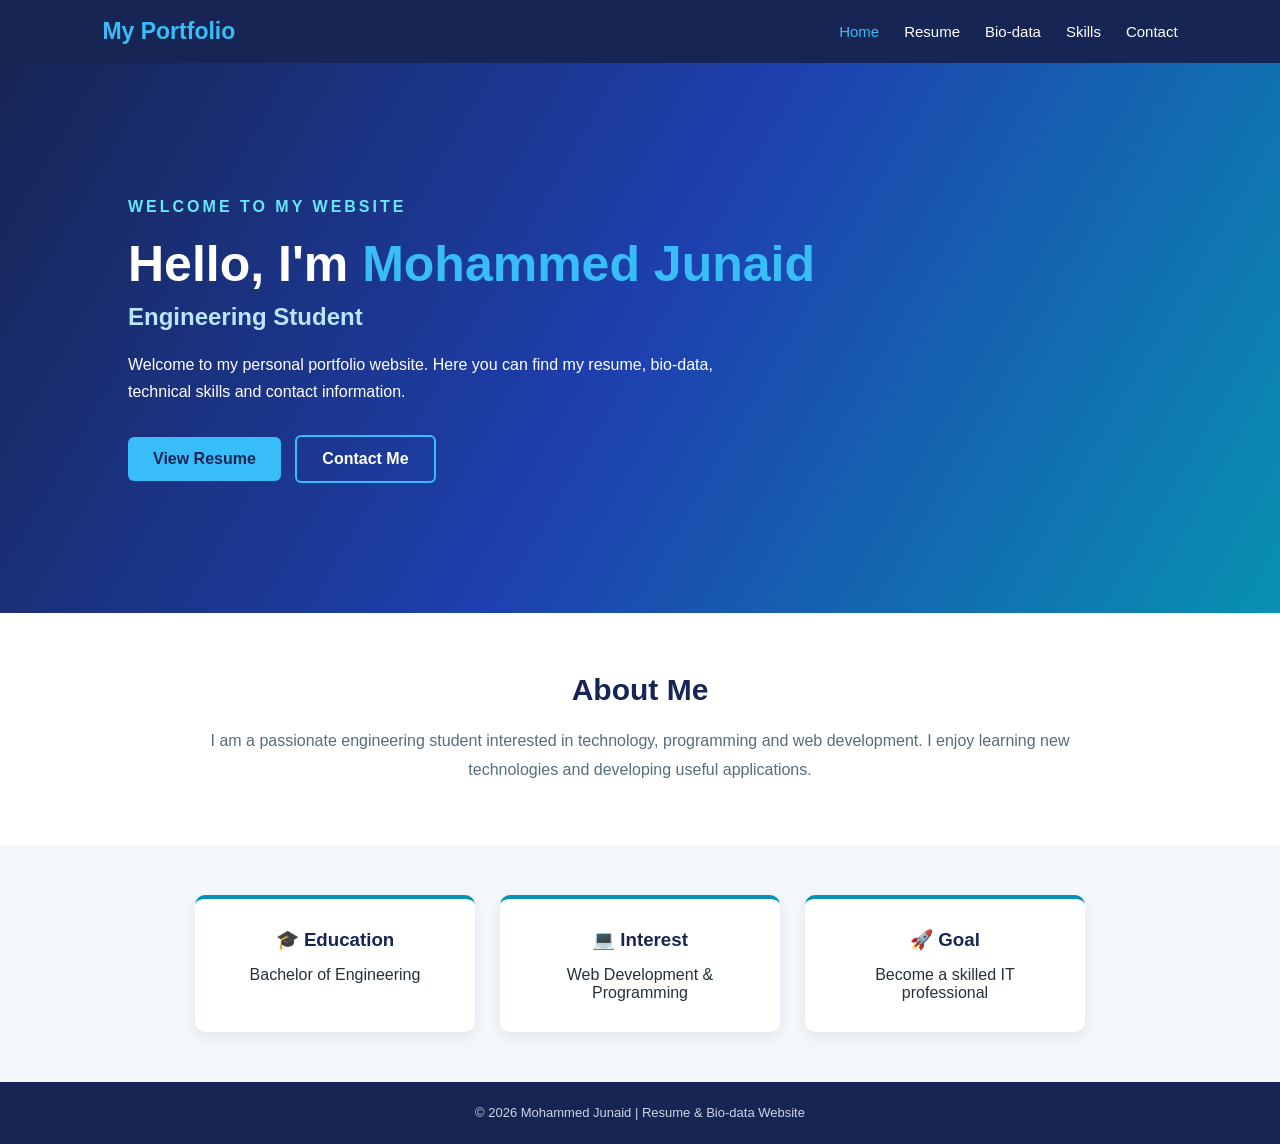
<file: index.html>
<!DOCTYPE html>
<html lang="en">

<head>
    <meta charset="UTF-8">
    <meta name="viewport" content="width=device-width, initial-scale=1.0">

    <title>My Portfolio | Home</title>

    <link rel="stylesheet" href="styles.css">
</head>

<body>

    <!-- Navigation -->
    <nav class="navbar">

        <div class="logo">My Portfolio</div>

        <ul>
            <li><a href="index.html" class="active">Home</a></li>
            <li><a href="resume.html">Resume</a></li>
            <li><a href="biodata.html">Bio-data</a></li>
            <li><a href="skills.html">Skills</a></li>
            <li><a href="contact.html">Contact</a></li>
        </ul>

    </nav>


    <!-- Home Section -->
    <section class="hero">

        <div class="hero-content">

            <p class="welcome">WELCOME TO MY WEBSITE</p>

            <h1>Hello, I'm <span>Mohammed Junaid</span></h1>

            <h2>Engineering Student</h2>

            <p>
                Welcome to my personal portfolio website.
                Here you can find my resume, bio-data, technical
                skills and contact information.
            </p>

            <div class="hero-buttons">

                <a href="resume.html" class="btn">
                    View Resume
                </a>

                <a href="contact.html" class="btn secondary">
                    Contact Me
                </a>

            </div>

        </div>

    </section>


    <!-- About Section -->

    <section class="about">

        <h2>About Me</h2>

        <p>
            I am a passionate engineering student interested in
            technology, programming and web development. I enjoy
            learning new technologies and developing useful
            applications.
        </p>

    </section>


    <!-- Quick Information -->

    <section class="cards">

        <div class="card">
            <h3>🎓 Education</h3>
            <p>Bachelor of Engineering</p>
        </div>

        <div class="card">
            <h3>💻 Interest</h3>
            <p>Web Development & Programming</p>
        </div>

        <div class="card">
            <h3>🚀 Goal</h3>
            <p>Become a skilled IT professional</p>
        </div>

    </section>


    <footer>
        <p>© 2026 Mohammed Junaid | Resume & Bio-data Website</p>
    </footer>


    <script src="script.js"></script>

</body>
</html>
</file>
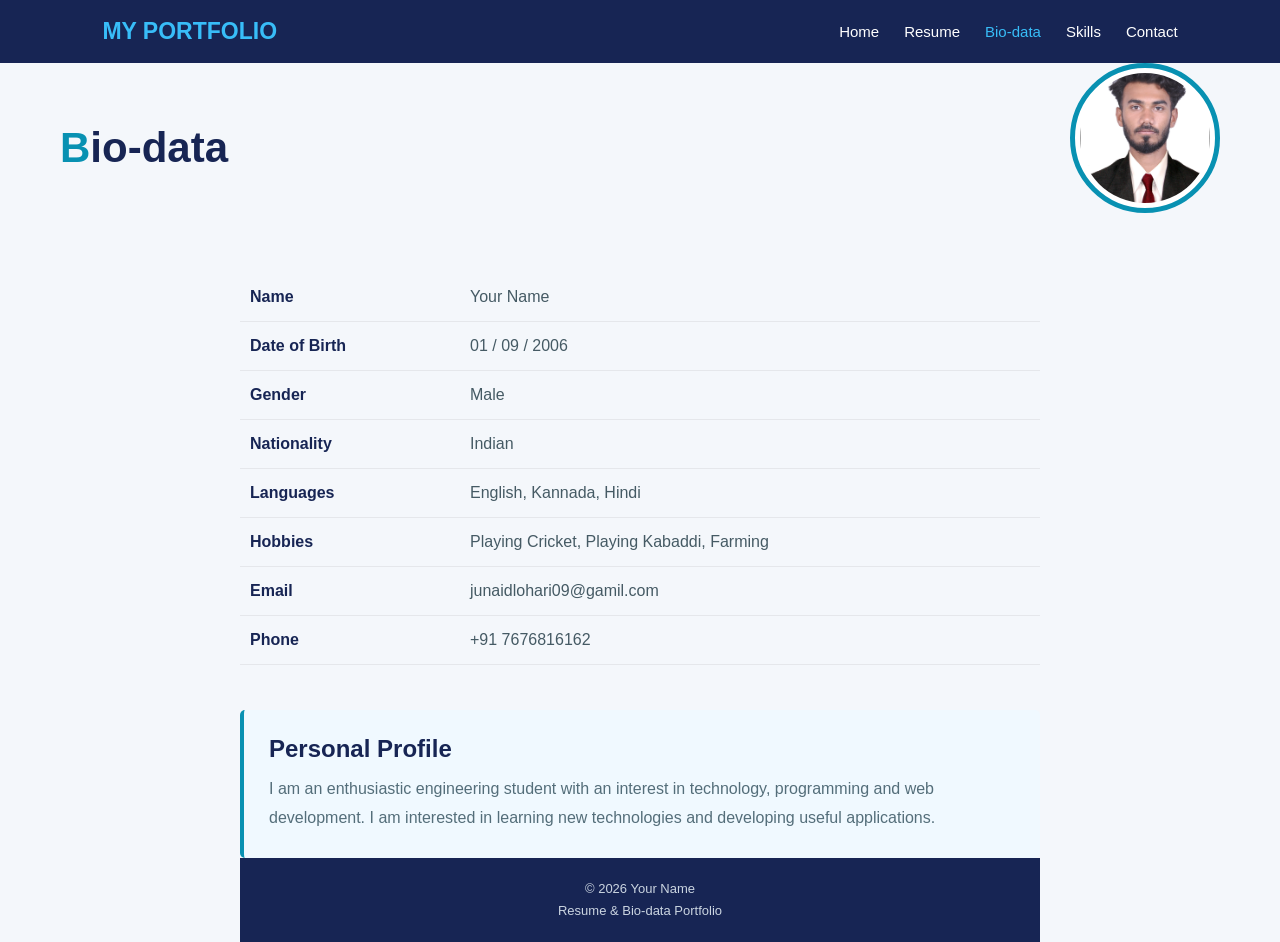
<file: biodata.html>
<!DOCTYPE html>
<html lang="en">

<head>
    <meta charset="UTF-8">
    <meta name="viewport" content="width=device-width, initial-scale=1.0">

    <title>Bio-data | My Portfolio</title>

    <link rel="stylesheet" href="styles.css">
</head>

<body>

    <!-- NAVIGATION -->

    <nav class="navbar">

        <div class="logo">
            MY PORTFOLIO
        </div>

        <ul>
            <li><a href="index.html">Home</a></li>
            <li><a href="resume.html">Resume</a></li>
            <li><a href="biodata.html" class="active">Bio-data</a></li>
            <li><a href="skills.html">Skills</a></li>
            <li><a href="contact.html">Contact</a></li>
        </ul>

    </nav>


    <!-- BIO-DATA -->

   <div class="biodata-top">

    <div class="biodata-title">
        <h1>Bio-data</h1>
    </div>

    <div class="profile-image">
        <img src="profile.jpeg" alt="Profile Photo">
    </div>

</div>


<section class="personal-details">

    <div class="detail-row">
        <div class="detail-label">Name</div>
        <div class="detail-value">Your Name</div>
    </div>

    <div class="detail-row">
        <div class="detail-label">Date of Birth</div>
        <div class="detail-value">01 / 09 / 2006</div>
    </div>

    <div class="detail-row">
        <div class="detail-label">Gender</div>
        <div class="detail-value">Male</div>
    </div>

    <div class="detail-row">
        <div class="detail-label">Nationality</div>
        <div class="detail-value">Indian</div>
    </div>

    <div class="detail-row">
        <div class="detail-label">Languages</div>
        <div class="detail-value">
            English, Kannada, Hindi
        </div>
    </div>

    <div class="detail-row">
        <div class="detail-label">Hobbies</div>
        <div class="detail-value">
            Playing Cricket, Playing Kabaddi, Farming
        </div>
    </div>

    <div class="detail-row">
        <div class="detail-label">Email</div>
        <div class="detail-value">
            junaidlohari09@gamil.com
        </div>
    </div>

    <div class="detail-row">
        <div class="detail-label">Phone</div>
        <div class="detail-value">
            +91 7676816162
        </div>
    </div>




        <!-- PROFILE -->

        <section class="profile-section">

            <h2>Personal Profile</h2>

            <p>
                I am an enthusiastic engineering student with an
                interest in technology, programming and web
                development. I am interested in learning new
                technologies and developing useful applications.
            </p>

        </section>


    </main>


    <!-- FOOTER -->

    <footer>

        <p>
            © 2026 Your Name
        </p>

        <p>
            Resume & Bio-data Portfolio
        </p>

    </footer>


    <script src="script.js"></script>

</body>

</html>
</file>
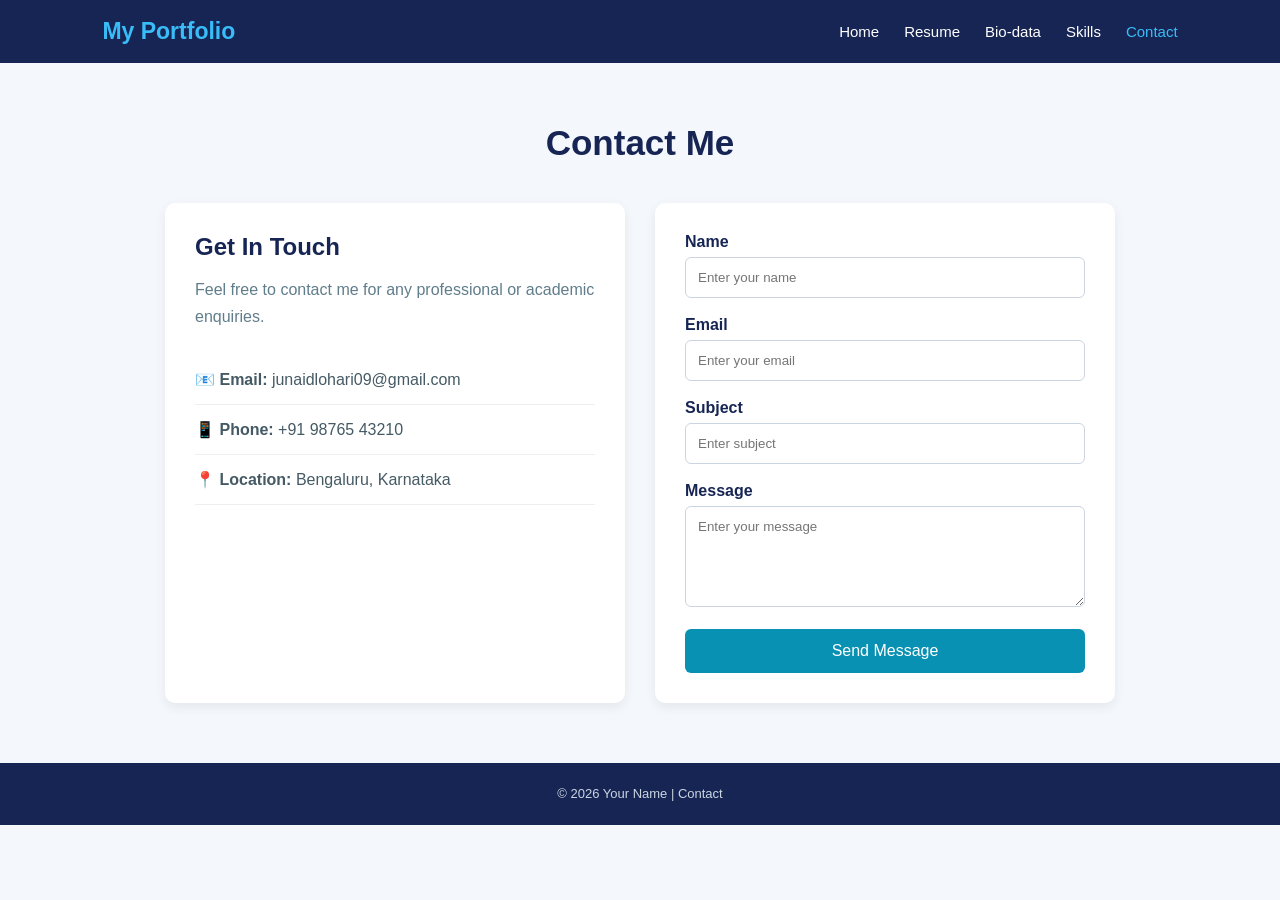
<file: contact.html>
<!DOCTYPE html>
<html lang="en">

<head>

    <meta charset="UTF-8">

    <meta name="viewport"
          content="width=device-width, initial-scale=1.0">

    <title>Contact Me</title>

    <link rel="stylesheet" href="styles.css">

</head>

<body>

    <nav class="navbar">

        <div class="logo">My Portfolio</div>

        <ul>

            <li>
                <a href="index.html">Home</a>
            </li>

            <li>
                <a href="resume.html">Resume</a>
            </li>

            <li>
                <a href="biodata.html">Bio-data</a>
            </li>

            <li>
                <a href="skills.html">Skills</a>
            </li>

            <li>
                <a href="contact.html" class="active">
                    Contact
                </a>
            </li>

        </ul>

    </nav>


    <main class="page">

        <h1>Contact Me</h1>


        <section class="contact-container">


            <!-- Contact Information -->

            <div class="contact-info">

                <h2>Get In Touch</h2>

                <p>
                    Feel free to contact me for any
                    professional or academic enquiries.
                </p>

                <div class="contact-item">
                    📧
                    <strong>Email:</strong>
                   junaidlohari09@gmail.com
                </div>

                <div class="contact-item">
                    📱
                    <strong>Phone:</strong>
                    +91 98765 43210
                </div>

                <div class="contact-item">
                    📍
                    <strong>Location:</strong>
                    Bengaluru, Karnataka
                </div>

            </div>


            <!-- Contact Form -->

            <form id="contactForm">

                <label>Name</label>

                <input
                    type="text"
                    id="name"
                    placeholder="Enter your name"
                    required
                >


                <label>Email</label>

                <input
                    type="email"
                    id="email"
                    placeholder="Enter your email"
                    required
                >


                <label>Subject</label>

                <input
                    type="text"
                    id="subject"
                    placeholder="Enter subject"
                    required
                >


                <label>Message</label>

                <textarea
                    id="message"
                    rows="5"
                    placeholder="Enter your message"
                    required
                ></textarea>


                <button type="submit">
                    Send Message
                </button>

            </form>

        </section>

    </main>


    <footer>
        <p>© 2026 Your Name | Contact</p>
    </footer>


    <script src="script.js"></script>

</body>
</html>
</file>
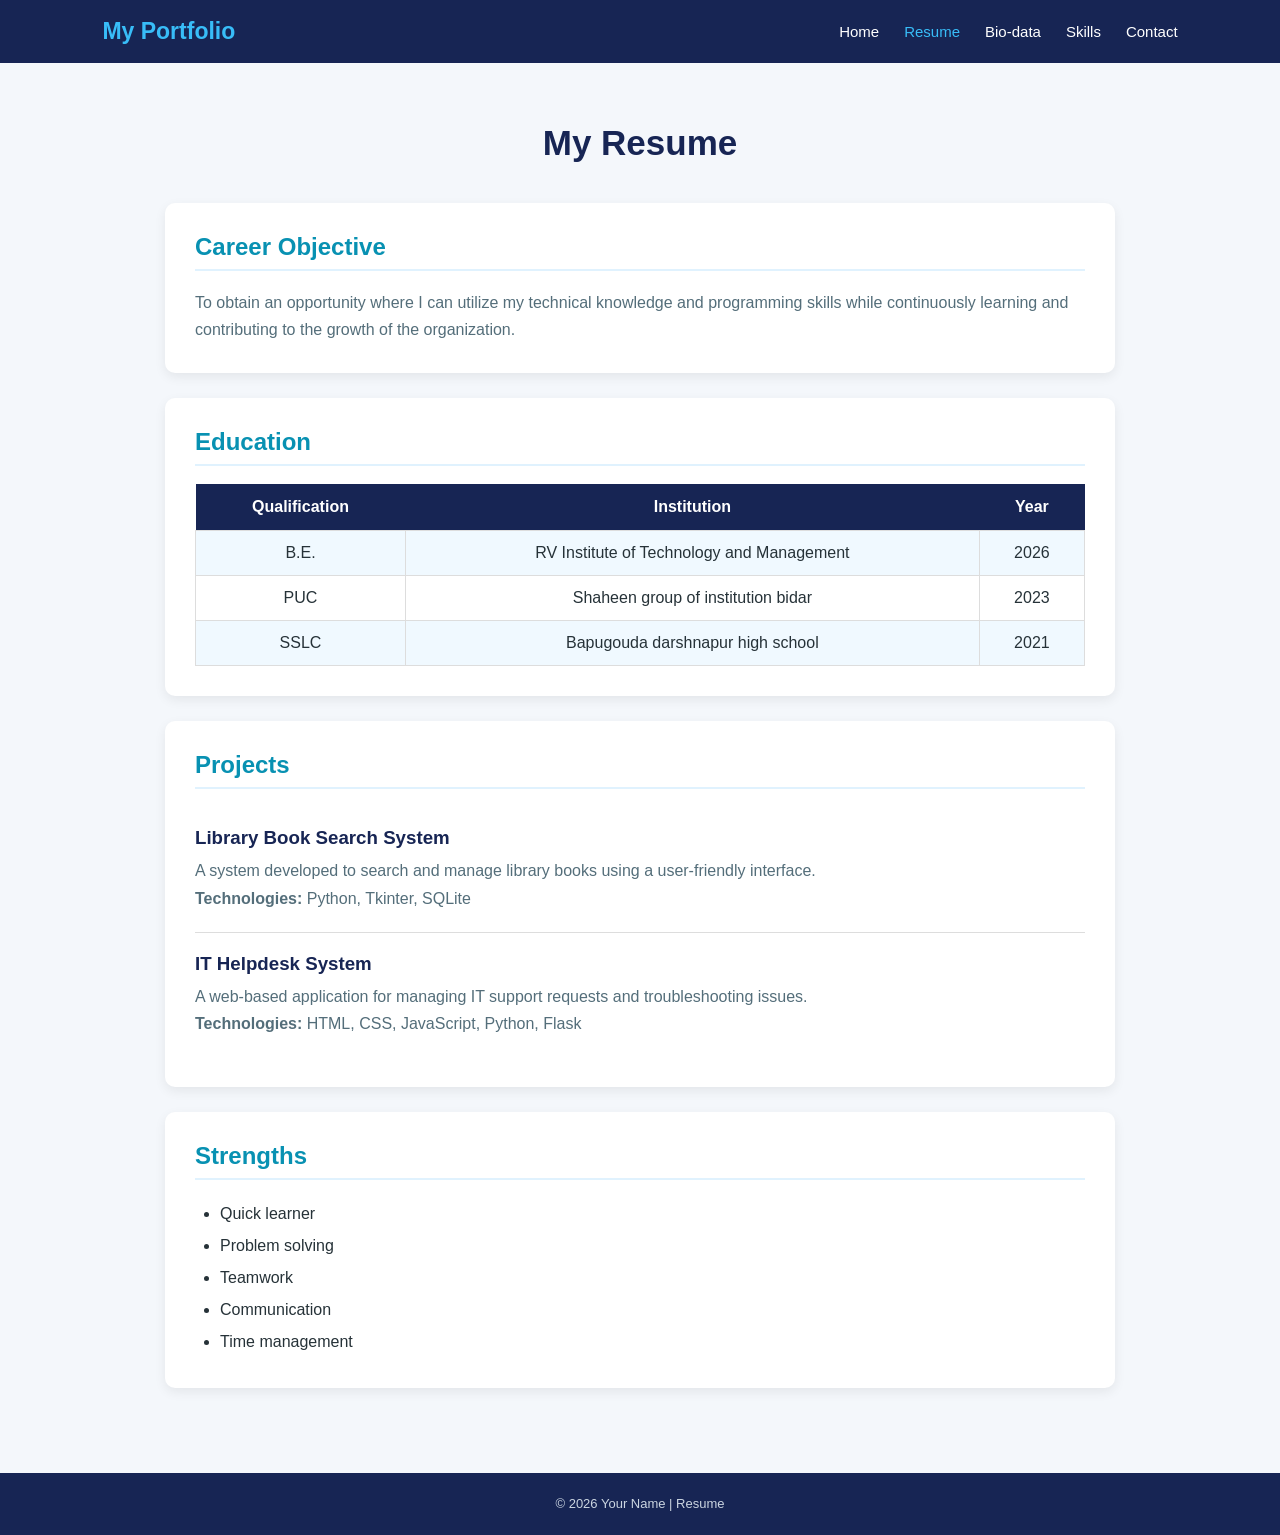
<file: resume.html>
<!DOCTYPE html>
<html lang="en">

<head>

    <meta charset="UTF-8">

    <meta name="viewport"
          content="width=device-width, initial-scale=1.0">

    <title>My Resume</title>

    <link rel="stylesheet" href="styles.css">

</head>

<body>

    <!-- Navigation -->

    <nav class="navbar">

        <div class="logo">My Portfolio</div>

        <ul>
            <li><a href="index.html">Home</a></li>
            <li><a href="resume.html" class="active">Resume</a></li>
            <li><a href="biodata.html">Bio-data</a></li>
            <li><a href="skills.html">Skills</a></li>
            <li><a href="contact.html">Contact</a></li>
        </ul>

    </nav>


    <main class="page">

        <h1>My Resume</h1>

        <!-- Career Objective -->

        <section class="resume-section">

            <h2>Career Objective</h2>

            <p>
                To obtain an opportunity where I can utilize my
                technical knowledge and programming skills while
                continuously learning and contributing to the
                growth of the organization.
            </p>

        </section>


        <!-- Education -->

        <section class="resume-section">

            <h2>Education</h2>

            <table>

                <tr>
                    <th>Qualification</th>
                    <th>Institution</th>
                    <th>Year</th>
                </tr>

                <tr>
                    <td>B.E.</td>
                    <td>RV Institute of Technology and Management</td>
                    <td>2026</td>
                </tr>

                <tr>
                    <td>PUC</td>
                    <td>Shaheen group of institution bidar </td>
                    <td>2023</td>
                </tr>

                <tr>
                    <td>SSLC</td>
                    <td>Bapugouda darshnapur high school</td>
                    <td>2021</td>
                </tr>

            </table>

        </section>


        <!-- Projects -->

        <section class="resume-section">

            <h2>Projects</h2>

            <div class="project">

                <h3>Library Book Search System</h3>

                <p>
                    A system developed to search and manage
                    library books using a user-friendly interface.
                </p>

                <p>
                    <strong>Technologies:</strong>
                    Python, Tkinter, SQLite
                </p>

            </div>


            <div class="project">

                <h3>IT Helpdesk System</h3>

                <p>
                    A web-based application for managing IT
                    support requests and troubleshooting issues.
                </p>

                <p>
                    <strong>Technologies:</strong>
                    HTML, CSS, JavaScript, Python, Flask
                </p>

            </div>

        </section>


        <!-- Strengths -->

        <section class="resume-section">

            <h2>Strengths</h2>

            <ul class="list">

                <li>Quick learner</li>

                <li>Problem solving</li>

                <li>Teamwork</li>

                <li>Communication</li>

                <li>Time management</li>

            </ul>

        </section>

    </main>


    <footer>
        <p>© 2026 Your Name | Resume</p>
    </footer>


    <script src="script.js"></script>

</body>
</html>
</file>
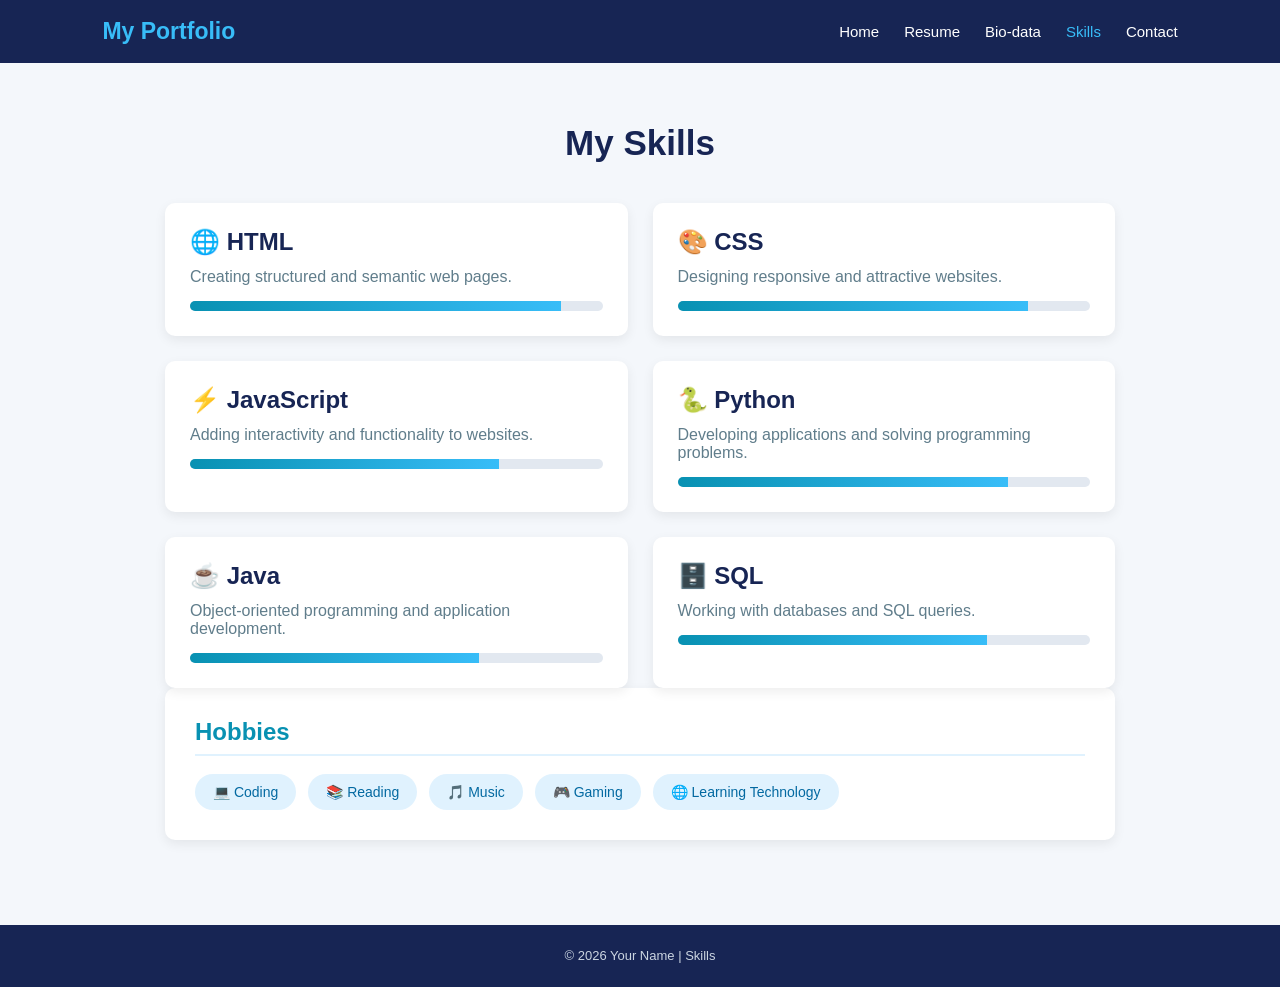
<file: skills.html>
<!DOCTYPE html>
<html lang="en">

<head>

    <meta charset="UTF-8">

    <meta name="viewport"
          content="width=device-width, initial-scale=1.0">

    <title>My Skills</title>

    <link rel="stylesheet" href="styles.css">

</head>

<body>

    <nav class="navbar">

        <div class="logo">My Portfolio</div>

        <ul>

            <li>
                <a href="index.html">Home</a>
            </li>

            <li>
                <a href="resume.html">Resume</a>
            </li>

            <li>
                <a href="biodata.html">Bio-data</a>
            </li>

            <li>
                <a href="skills.html" class="active">
                    Skills
                </a>
            </li>

            <li>
                <a href="contact.html">Contact</a>
            </li>

        </ul>

    </nav>


    <main class="page">

        <h1>My Skills</h1>


        <section class="skill-grid">

            <div class="skill-card">

                <h2>🌐 HTML</h2>

                <p>
                    Creating structured and semantic web pages.
                </p>

                <div class="skill-bar">
                    <span style="width: 90%"></span>
                </div>

            </div>


            <div class="skill-card">

                <h2>🎨 CSS</h2>

                <p>
                    Designing responsive and attractive websites.
                </p>

                <div class="skill-bar">
                    <span style="width: 85%"></span>
                </div>

            </div>


            <div class="skill-card">

                <h2>⚡ JavaScript</h2>

                <p>
                    Adding interactivity and functionality
                    to websites.
                </p>

                <div class="skill-bar">
                    <span style="width: 75%"></span>
                </div>

            </div>


            <div class="skill-card">

                <h2>🐍 Python</h2>

                <p>
                    Developing applications and solving
                    programming problems.
                </p>

                <div class="skill-bar">
                    <span style="width: 80%"></span>
                </div>

            </div>


            <div class="skill-card">

                <h2>☕ Java</h2>

                <p>
                    Object-oriented programming and
                    application development.
                </p>

                <div class="skill-bar">
                    <span style="width: 70%"></span>
                </div>

            </div>


            <div class="skill-card">

                <h2>🗄️ SQL</h2>

                <p>
                    Working with databases and SQL queries.
                </p>

                <div class="skill-bar">
                    <span style="width: 75%"></span>
                </div>

            </div>

        </section>


        <section class="resume-section">

            <h2>Hobbies</h2>

            <div class="hobbies">

                <span>💻 Coding</span>
                <span>📚 Reading</span>
                <span>🎵 Music</span>
                <span>🎮 Gaming</span>
                <span>🌐 Learning Technology</span>

            </div>

        </section>

    </main>


    <footer>
        <p>© 2026 Your Name | Skills</p>
    </footer>


    <script src="script.js"></script>

</body>
</html>
</file>
<file: styles.css>
* {
    margin: 0;
    padding: 0;
    box-sizing: border-box;
}

body {
    font-family: Arial, sans-serif;
    background: #f4f7fb;
    color: #263238;
}


/* NAVIGATION */

.navbar {
    background: #172554;
    color: white;

    display: flex;
    justify-content: space-between;
    align-items: center;

    padding: 18px 8%;

    position: sticky;
    top: 0;

    z-index: 100;
}

.logo {
    font-size: 23px;
    font-weight: bold;
    color: #38bdf8;
}

.navbar ul {
    display: flex;
    list-style: none;
    gap: 25px;
}

.navbar a {
    color: white;
    text-decoration: none;
    font-size: 15px;
}

.navbar a:hover,
.navbar a.active {
    color: #38bdf8;
}


/* HOME HERO */

.hero {
    min-height: 550px;

    display: flex;
    align-items: center;

    padding: 60px 10%;

    background:
        linear-gradient(
            120deg,
            #172554,
            #1e40af,
            #0891b2
        );

    color: white;
}

.hero-content {
    max-width: 700px;
}

.welcome {
    color: #67e8f9;
    font-weight: bold;
    letter-spacing: 3px;
    margin-bottom: 15px;
}

.hero h1 {
    font-size: 50px;
    margin-bottom: 10px;
}

.hero h1 span {
    color: #38bdf8;
}

.hero h2 {
    color: #bae6fd;
    margin-bottom: 20px;
}

.hero p {
    line-height: 1.7;
    max-width: 600px;
}


/* BUTTONS */

.hero-buttons {
    margin-top: 30px;
}

.btn {
    display: inline-block;

    padding: 13px 25px;

    background: #38bdf8;

    color: #172554;

    text-decoration: none;

    border-radius: 6px;

    font-weight: bold;

    margin-right: 10px;
}

.btn:hover {
    background: #7dd3fc;
}

.btn.secondary {
    background: transparent;

    border: 2px solid #38bdf8;

    color: white;
}


/* ABOUT */

.about {
    text-align: center;

    padding: 60px 15%;

    background: white;
}

.about h2 {
    color: #172554;

    margin-bottom: 20px;

    font-size: 30px;
}

.about p {
    line-height: 1.8;
    color: #546e7a;
}


/* CARDS */

.cards {
    display: flex;

    justify-content: center;

    gap: 25px;

    padding: 50px 8%;

    flex-wrap: wrap;
}

.card {
    background: white;

    width: 280px;

    padding: 30px;

    border-radius: 10px;

    text-align: center;

    box-shadow: 0 5px 15px rgba(0,0,0,0.08);

    border-top: 4px solid #0891b2;
}

.card h3 {
    margin-bottom: 15px;

    color: #172554;
}


/* COMMON PAGE */

.page {
    max-width: 1000px;

    margin: auto;

    padding: 60px 25px;
}

.page > h1 {
    text-align: center;

    color: #172554;

    margin-bottom: 40px;

    font-size: 35px;
}


/* RESUME */

.resume-section {
    background: white;

    padding: 30px;

    margin-bottom: 25px;

    border-radius: 10px;

    box-shadow: 0 4px 12px rgba(0,0,0,0.07);
}

.resume-section h2 {
    color: #0891b2;

    margin-bottom: 18px;

    border-bottom: 2px solid #e0f2fe;

    padding-bottom: 8px;
}

.resume-section p {
    line-height: 1.7;

    color: #546e7a;
}


/* TABLE */

table {
    width: 100%;

    border-collapse: collapse;
}

th {
    background: #172554;

    color: white;

    padding: 14px;
}

td {
    padding: 13px;

    border: 1px solid #ddd;

    text-align: center;
}

tr:nth-child(even) {
    background: #f0f9ff;
}


/* PROJECT */

.project {
    padding: 20px 0;

    border-bottom: 1px solid #ddd;
}

.project:last-child {
    border-bottom: none;
}

.project h3 {
    color: #172554;

    margin-bottom: 8px;
}


/* LIST */

.list {
    padding-left: 25px;

    line-height: 2;
}


/* BIODATA */

.biodata {
    background: white;

    padding: 35px;

    border-radius: 12px;

    display: flex;

    gap: 40px;

    margin-bottom: 30px;

    box-shadow: 0 5px 15px rgba(0,0,0,0.08);
}

.profile-photo {
    display: flex;

    align-items: flex-start;
}

.photo-placeholder {
    width: 170px;

    height: 200px;

    background: #e0f2fe;

    border: 3px solid #0891b2;

    display: flex;

    justify-content: center;

    align-items: center;

    color: #0891b2;

    font-weight: bold;

    text-align: center;
}

.bio-details {
    flex: 1;
}

.bio-row {
    display: flex;

    padding: 13px;

    border-bottom: 1px solid #eee;
}

.bio-row strong {
    width: 160px;

    color: #172554;
}

.bio-row span {
    color: #546e7a;
}


/* SKILLS */

.skill-grid {
    display: grid;

    grid-template-columns: 1fr 1fr;

    gap: 25px;
}

.skill-card {
    background: white;

    padding: 25px;

    border-radius: 10px;

    box-shadow: 0 4px 12px rgba(0,0,0,0.07);
}

.skill-card h2 {
    color: #172554;

    margin-bottom: 12px;
}

.skill-card p {
    color: #607d8b;

    margin-bottom: 15px;
}

.skill-bar {
    height: 10px;

    background: #e2e8f0;

    border-radius: 10px;

    overflow: hidden;
}

.skill-bar span {
    display: block;

    height: 100%;

    background: linear-gradient(
        90deg,
        #0891b2,
        #38bdf8
    );
}


/* HOBBIES */

.hobbies {
    display: flex;

    gap: 12px;

    flex-wrap: wrap;
}

.hobbies span {
    background: #e0f2fe;

    color: #0369a1;

    padding: 10px 18px;

    border-radius: 20px;

    font-size: 14px;
}


/* CONTACT */

.contact-container {
    display: grid;

    grid-template-columns: 1fr 1fr;

    gap: 30px;
}

.contact-info,
#contactForm {
    background: white;

    padding: 30px;

    border-radius: 10px;

    box-shadow: 0 4px 12px rgba(0,0,0,0.07);
}

.contact-info h2 {
    color: #172554;

    margin-bottom: 15px;
}

.contact-info p {
    color: #607d8b;

    line-height: 1.7;

    margin-bottom: 25px;
}

.contact-item {
    padding: 15px 0;

    border-bottom: 1px solid #eee;

    color: #455a64;
}

#contactForm label {
    display: block;

    margin-bottom: 6px;

    font-weight: bold;

    color: #172554;
}

#contactForm input,
#contactForm textarea {
    width: 100%;

    padding: 12px;

    margin-bottom: 18px;

    border: 1px solid #cbd5e1;

    border-radius: 6px;

    font-family: Arial;
}

#contactForm textarea {
    resize: vertical;
}

#contactForm button {
    width: 100%;

    padding: 13px;

    background: #0891b2;

    color: white;

    border: none;

    border-radius: 6px;

    font-size: 16px;

    cursor: pointer;
}

#contactForm button:hover {
    background: #0e7490;
}


/* FOOTER */

footer {
    background: #172554;

    color: #cbd5e1;

    text-align: center;

    padding: 25px;

    font-size: 13px;
}


/* RESPONSIVE */

@media (max-width: 700px) {

    .navbar {
        flex-direction: column;

        gap: 15px;
    }

    .navbar ul {
        gap: 12px;

        flex-wrap: wrap;

        justify-content: center;
    }

    .hero h1 {
        font-size: 35px;
    }

    .skill-grid,
    .contact-container {
        grid-template-columns: 1fr;
    }

    .biodata {
        flex-direction: column;
    }

    .profile-photo {
        justify-content: center;
    }

    .bio-row {
        flex-direction: column;

        gap: 5px;
    }

    .bio-row strong {
        width: auto;
    }
}
/* =================================
   BIO-DATA PAGE
================================= */

.biodata-page {
    max-width: 1000px;

    margin: 0 auto;

    padding: 60px 70px;

    background: #ffffff;

    min-height: 650px;
}


/* HEADER */

.biodata-header {
    display: flex;
    flex-direction: column;
    align-items: center;
    text-align: center;
    margin-bottom: 45px;
}


.biodata-title h1 {
    font-size: 42px;

    color: #172554;

    margin: 0;
}


.biodata-title h1::first-letter {
    color: #0891b2;
}


/* PROFILE PHOTO */

.profile-image {
    width: 150px;

    height: 150px;

    border-radius: 50%;

    border: 5px solid #0891b2;

    padding: 5px;

    overflow: hidden;

    background: white;
}


.profile-image img {
    width: 100%;

    height: 100%;

    object-fit: cover;

    border-radius: 50%;
}


/* DETAILS */

.personal-details {
    max-width: 800px;

    margin: auto;
}


.detail-row {
    display: grid;

    grid-template-columns: 220px 1fr;

    padding: 17px 10px;

    border-bottom: 1px solid #e5e7eb;
}


.detail-label {
    font-weight: bold;

    color: #172554;

    font-size: 16px;
}


.detail-value {
    color: #455a64;

    font-size: 16px;
}


/* PROFILE SECTION */

.profile-section {
    margin-top: 45px;

    padding: 25px;

    border-left: 4px solid #0891b2;

    background: #f0f9ff;

    border-radius: 5px;
}


.profile-section h2 {
    color: #172554;

    margin-bottom: 12px;
}


.profile-section p {
    color: #546e7a;

    line-height: 1.8;
}


/* FOOTER */

footer {
    background: #172554;

    color: #cbd5e1;

    text-align: center;

    padding: 20px;

    line-height: 1.7;
}


/* MOBILE */

@media (max-width: 700px) {

    .biodata-page {
        padding: 40px 20px;
    }

    .biodata-header {
        flex-direction: column-reverse;

        gap: 25px;

        text-align: center;
    }

    .biodata-title h1 {
        font-size: 34px;
    }

    .detail-row {
        grid-template-columns: 1fr;

        gap: 6px;
    }

}
.profile-image {
    width: 170px;
    height: 170px;

    border-radius: 50%;

    border: 5px solid #0891b2;

    padding: 5px;

    overflow: hidden;

    background: white;

    margin-bottom: 20px;
}

.profile-image img {
    width: 100%;
    height: 100%;

    object-fit: cover;

    border-radius: 50%;
}
.biodata-top {
    display: flex;

    justify-content: space-between;

    align-items: center;

    margin-bottom: 40px;

    padding: 0 60px;
}

.biodata-title h1 {
    font-size: 42px;

    color: #172554;

    margin: 0;
}


/* PHOTO ON RIGHT */

.profile-image {
    width: 150px;

    height: 150px;

    border-radius: 50%;

    border: 5px solid #0891b2;

    padding: 5px;

    overflow: hidden;

    background: white;
}

.profile-image img {
    width: 100%;

    height: 100%;

    object-fit: cover;

    border-radius: 50%;
}


/* DETAILS */

.personal-details {
    max-width: 800px;

    margin: auto;
}

.detail-row {
    display: grid;

    grid-template-columns: 220px 1fr;

    padding: 15px 10px;

    border-bottom: 1px solid #e5e7eb;
}

.detail-label {
    font-weight: bold;

    color: #172554;
}

.detail-value {
    color: #455a64;
}
</file>
